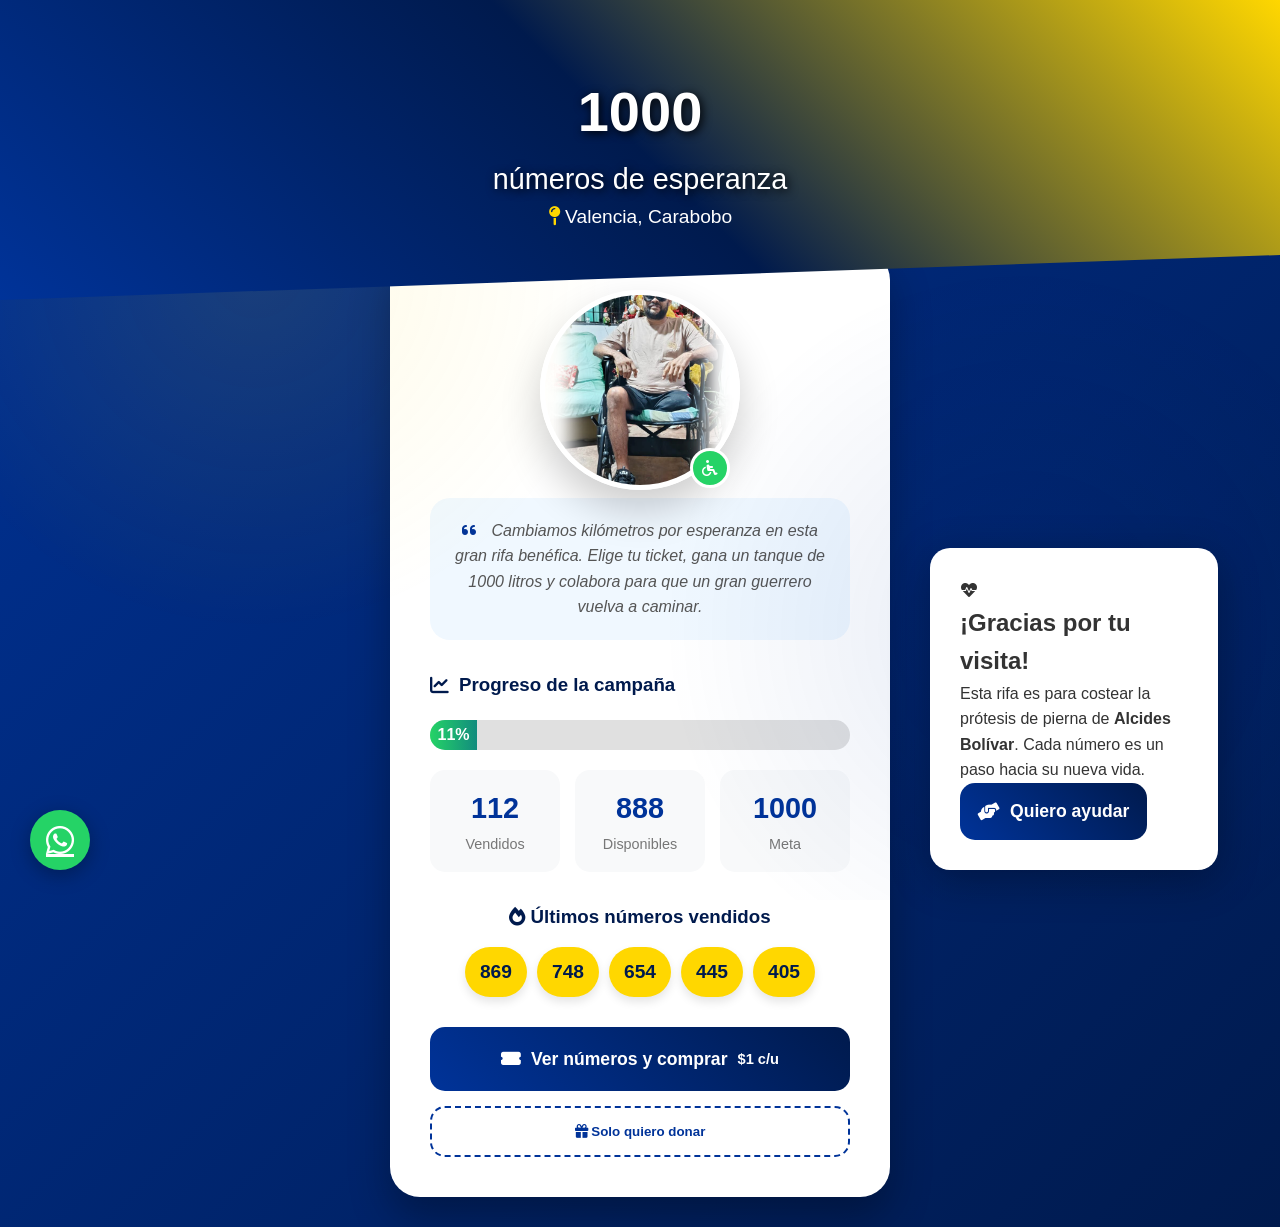
<file: index.html>
<!DOCTYPE html>
<html lang="es">
<head>
    <meta charset="UTF-8">
    <meta name="viewport" content="width=device-width, initial-scale=1.0">
    <title>Un Paso por la Vida - Ayúdanos a Caminar</title>
    <!-- Fuentes modernas -->
    <link href="https://api.fontshare.com/v2/css?f[]=clash-display@400,500,600,700&f[]=inter@400,500,600,700,800&display=swap" rel="stylesheet">
    <!-- Font Awesome -->
    <link rel="stylesheet" href="https://cdnjs.cloudflare.com/ajax/libs/font-awesome/6.0.0-beta3/css/all.min.css">
    <!-- CSS principal -->
    <link rel="stylesheet" href="style.css">
</head>
<body>
    <!-- MODAL DE BIENVENIDA EN ESQUINA -->
    <div id="bienvenida-modal" class="modal-esquina">
        <div class="tarjeta-mensaje glass-effect">
            <div class="icono-corazon">
                <i class="fas fa-heart-pulse"></i>
            </div>
            <h2>¡Gracias por tu visita!</h2>
            <p>Esta rifa es para costear la prótesis de pierna de <strong>Alcides Bolívar</strong>. Cada número es un paso hacia su nueva vida.</p>
            <button class="btn-principal" onclick="cerrarBienvenida()">
                <i class="fas fa-hands-helping"></i> Quiero ayudar
            </button>
        </div>
    </div>

    <!-- HEADER -->
    <header class="inicio-header">
        <div class="header-content">
            <h1 class="titulo-gigante">1000<span> números de esperanza</span></h1>
            <p class="ubicacion"><i class="fas fa-map-pin"></i> Valencia, Carabobo</p>
        </div>
    </header>

    <main class="contenedor-inicio glass-card">
        <!-- SECCIÓN DE FOTO -->
        <section class="seccion-foto">
            <div class="foto-wrapper">
                <img src="img/beneficiario.png" alt="Alcides Bolívar" class="foto-principal">
                <div class="foto-badge">
                    <i class="fas fa-wheelchair"></i>
                </div>
            </div>
            <div class="historia">
                <p class="historia-texto">
                    <i class="fas fa-quote-left"></i>
                    Cambiamos kilómetros por esperanza en esta gran rifa benéfica. Elige tu ticket, gana un tanque de 1000 litros y colabora para que un gran guerrero vuelva a caminar.
                </p>
            </div>
        </section>

        <!-- BARRA DE PROGRESO -->
        <section class="meta-progreso">
            <h3 class="meta-titulo">
                <i class="fas fa-chart-line"></i> Progreso de la campaña
            </h3>
            <div class="barra-fondo">
                <div class="barra-llena" id="barra-progreso" style="width: 0%;">0%</div>
            </div>
            <div class="estadisticas-grid">
                <div class="stat-card">
                    <span class="stat-numero" id="vendidos-num">0</span>
                    <span class="stat-label">Vendidos</span>
                </div>
                <div class="stat-card">
                    <span class="stat-numero" id="faltan-num">1000</span>
                    <span class="stat-label">Disponibles</span>
                </div>
                <div class="stat-card">
                    <span class="stat-numero">1000</span>
                    <span class="stat-label">Meta</span>
                </div>
            </div>
        </section>

        <!-- ÚLTIMOS NÚMEROS VENDIDOS (NUEVO) -->
        <section class="ultimos-vendidos">
            <h3><i class="fas fa-fire"></i> Últimos números vendidos</h3>
            <div id="lista-ultimos" class="ultimos-grid"></div>
        </section>

        <!-- BOTONES -->
        <section class="acciones-grid">
            <a href="rifa.html" class="btn-principal btn-grande">
                <i class="fas fa-ticket-alt"></i>
                <span>Ver números y comprar</span>
                <small>$1 c/u</small>
            </a>
            <button class="btn-secundario" onclick="abrirDonar()">
                <i class="fas fa-gift"></i>
                <span>Solo quiero donar</span>
            </button>
        </section>
    </main>

    <!-- MODAL DE DONACIÓN -->
    <div id="modal-donar" class="modal-estructura" style="display: none;">
        <div class="capa-oscura" onclick="cerrarDonar()"></div>
        <div class="tarjeta-mensaje glass-effect">
            <h3><i class="fas fa-hand-holding-heart"></i> Datos para donar</h3>
            <div class="datos-banco">
                <div class="banco-item">
                    <i class="fas fa-university"></i>
                    <div>
                        <strong>PAGO MÓVIL</strong>
                        <p>Banco BNC BANCO NACIONAL DEL CREDITO (0191)</p>
                    </div>
                </div>
                <div class="banco-item">
                    <i class="fas fa-id-card"></i>
                    <div>
                        <strong>Cédula</strong>
                        <p>V-15.994.903</p>
                    </div>
                </div>
                <div class="banco-item">
                    <i class="fas fa-phone-alt"></i>
                    <div>
                        <strong>Teléfono</strong>
                        <p>0412-8433443</p>
                    </div>
                </div>
            </div>
            <button class="btn-cerrar" onclick="cerrarDonar()">
                <i class="fas fa-arrow-left"></i> Regresar
            </button>
        </div>
    </div>

    <!-- BOTÓN FLOTANTE DE WHATSAPP -->
    <a href="https://wa.me/584122415696?text=Hola%2C%20tengo%20una%20consulta%20sobre%20la%20rifa" 
       class="whatsapp-float" target="_blank">
        <i class="fab fa-whatsapp"></i>
    </a>

    <!-- Script de inicio -->
    <script src="script-inicio.js"></script>
</body>
</html>
</file>
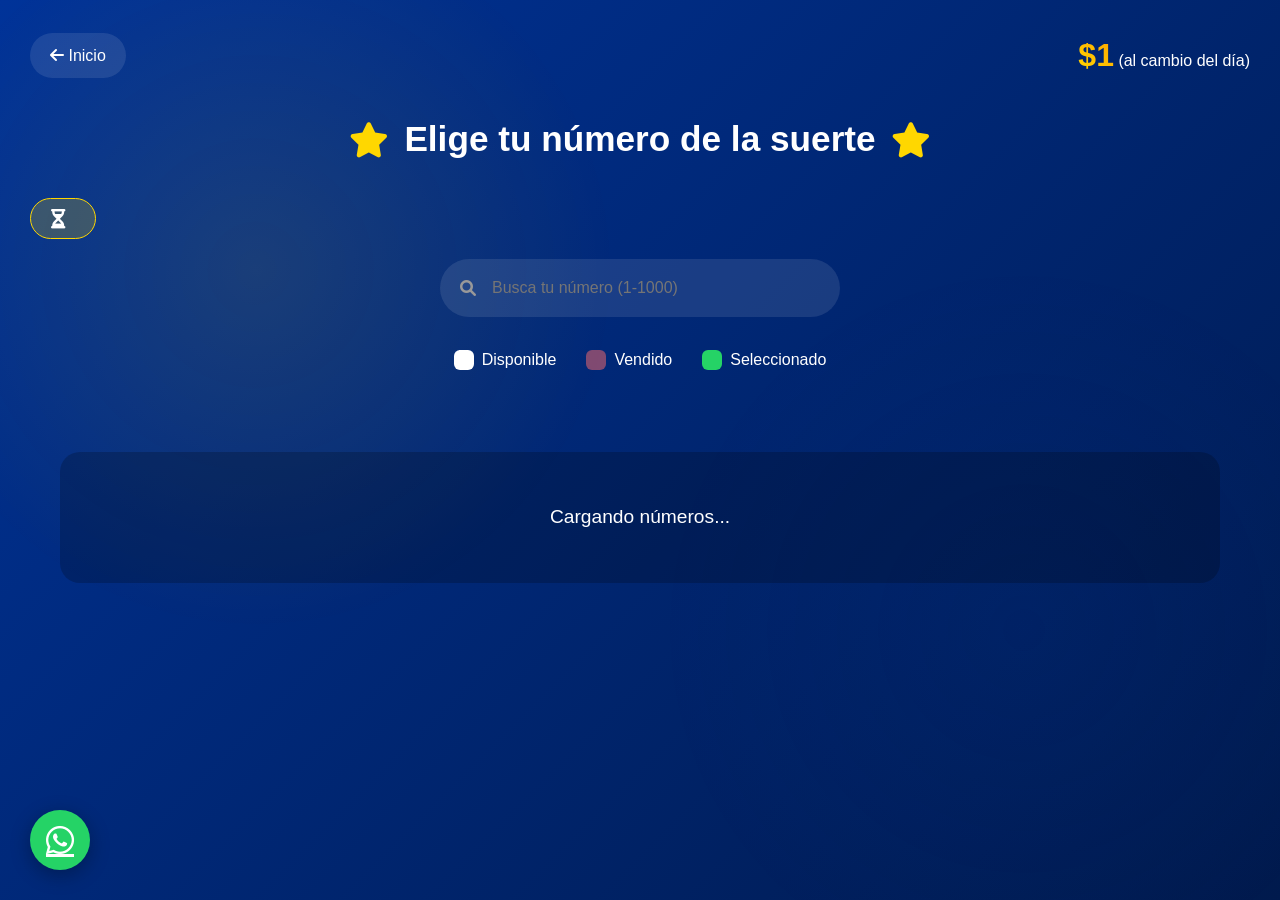
<file: rifa.html>
<!DOCTYPE html>
<html lang="es">
<head>
    <meta charset="UTF-8">
    <meta name="viewport" content="width=device-width, initial-scale=1.0">
    <title>Rifa Solidaria - Elige tu número</title>
    <!-- Fuentes modernas -->
    <link href="https://api.fontshare.com/v2/css?f[]=clash-display@400,500,600,700&f[]=inter@400,500,600,700,800&display=swap" rel="stylesheet">
    <!-- Font Awesome -->
    <link rel="stylesheet" href="https://cdnjs.cloudflare.com/ajax/libs/font-awesome/6.0.0-beta3/css/all.min.css">
    <!-- CSS principal -->
    <link rel="stylesheet" href="style.css">
</head>
<body class="pagina-rifa">
    <header class="rifa-header">
        <div class="header-top">
            <a href="index.html" class="btn-volver">
                <i class="fas fa-arrow-left"></i> Inicio
            </a>
            <div class="precio-destacado">
                <span class="precio-dolar">$1</span>
                <span class="precio-bsf">(al cambio del día)</span>
            </div>
        </div>
        
        <h1 class="rifa-titulo">
            <i class="fas fa-star"></i>
            Elige tu número de la suerte
            <i class="fas fa-star"></i>
        </h1>

        <!-- CONTADOR REGRESIVO (NUEVO) -->
        <div class="contador-wrapper">
            <i class="fas fa-hourglass-half"></i>
            <span id="contador"></span>
        </div>
        
        <div class="buscador-wrapper">
            <i class="fas fa-search"></i>
            <input type="number" id="buscador" placeholder="Busca tu número (1-1000)" min="1" max="1000">
        </div>
        
        <div class="estado-leyendas">
            <div class="leyenda">
                <span class="cuadro disponible"></span>
                <span>Disponible</span>
            </div>
            <div class="leyenda">
                <span class="cuadro vendido"></span>
                <span>Vendido</span>
            </div>
            <div class="leyenda">
                <span class="cuadro seleccionado"></span>
                <span>Seleccionado</span>
            </div>
        </div>
    </header>

    <main>
        <!-- Contenedor donde se generarán los números -->
        <div id="contenedor-rifa" class="numeros-grid">
            <!-- Mensaje de carga (NUEVO) -->
            <div id="cargando" class="cargando">Cargando números...</div>
        </div>

        <!-- Modal de pago (mejorado con botón copiar y mensaje especial) -->
        <div id="capa-pago" class="modal-estructura oculto">
            <div class="capa-oscura" onclick="cerrarPago()"></div>
            <div class="tarjeta-mensaje glass-effect pago-card">
                <div class="pago-header">
                    <i class="fas fa-check-circle"></i>
                    <h3>Número seleccionado</h3>
                    <div class="numero-seleccionado-grande" id="num-pago">0</div>
                    <p id="mensaje-especial" class="mensaje-especial"></p> <!-- Mensaje especial -->
                </div>
                
                <div class="detalles-banco">
                    <h4><i class="fas fa-university"></i> Datos de pago</h4>
                    <div class="banco-grid">
                        <div class="banco-row">
                            <span>Banco:</span>
                            <strong>0102 (Venezuela)</strong>
                        </div>
                        <div class="banco-row">
                            <span>Cédula:</span>
                            <strong>V-12.345.678</strong>
                        </div>
                        <div class="banco-row">
                            <span>Teléfono:</span>
                            <strong>0412-2415696</strong>
                        </div>
                        <div class="banco-row total">
                            <span>Monto:</span>
                            <strong>$1 (cambio del día)</strong>
                        </div>
                    </div>
                    <!-- Botón copiar datos (NUEVO) -->
                    <button class="btn-copiar" onclick="copiarDatos()">
                        <i class="fas fa-copy"></i> Copiar datos
                    </button>
                </div>
                
                <div class="pago-acciones">
                    <button class="btn-principal" onclick="irAWhatsapp()">
                        <i class="fab fa-whatsapp"></i> Ya pagué, enviar comprobante
                    </button>
                    <button class="btn-secundario" onclick="cerrarPago()">
                        Elegir otro número
                    </button>
                </div>
            </div>
        </div>
    </main>

    <!-- BOTÓN FLOTANTE DE WHATSAPP -->
    <a href="https://wa.me/584122415696?text=Hola%2C%20tengo%20una%20consulta%20sobre%20la%20rifa" 
       class="whatsapp-float" target="_blank">
        <i class="fab fa-whatsapp"></i>
    </a>

    <!-- Script de la rifa -->
    <script src="script.js"></script>
</body>
</html>
</file>
<file: style.css>
:root {
    --primary: #003399;        /* Azul Rey */
    --secondary: #001a4d;       /* Azul Marino */
    --accent: #FFD700;          /* Amarillo */
    --success: #25d366;
    --danger: #ff6b6b;
    --dark: #001a4d;
    --light: #f0f8ff;
}

* {
    margin: 0;
    padding: 0;
    box-sizing: border-box;
}

body {
    font-family: 'Inter', sans-serif;
    background: linear-gradient(135deg, #003399 0%, #001a4d 100%);
    min-height: 100vh;
    color: #333;
    line-height: 1.6;
    position: relative;
    overflow-x: hidden;
}

/* Fondo con partículas/brillos (NUEVO) */
body::before {
    content: '';
    position: fixed;
    top: 0; left: 0; width: 100%; height: 100%;
    background: radial-gradient(circle at 20% 30%, rgba(255,215,0,0.1) 0%, transparent 30%),
                radial-gradient(circle at 80% 70%, rgba(0,51,153,0.1) 0%, transparent 30%);
    pointer-events: none;
    z-index: 0;
}

/* ===== MODAL ESQUINA ===== */
.modal-esquina {
    position: fixed;
    bottom: 30px;
    right: 30px;
    z-index: 10000;
    animation: slideInRight 0.5s ease;
}

.modal-esquina .tarjeta-mensaje {
    max-width: 320px;
    background: white;
    padding: 30px;
    border-radius: 20px;
    box-shadow: 0 10px 40px rgba(0,0,0,0.3);
}

@keyframes slideInRight {
    from { transform: translateX(100%); opacity: 0; }
    to { transform: translateX(0); opacity: 1; }
}

/* ===== HEADER INICIO ===== */
.inicio-header {
    height: 300px;
    display: flex;
    align-items: center;
    justify-content: center;
    text-align: center;
    background: linear-gradient(45deg, #003399, #001a4d, #FFD700);
    clip-path: polygon(0 0, 100% 0, 100% 85%, 0 100%);
}

.header-content {
    color: white;
}

.titulo-gigante {
    font-family: 'Clash Display', sans-serif;
    font-size: 3.5rem;
    font-weight: 700;
    text-shadow: 2px 2px 10px black;
}

.titulo-gigante span {
    display: block;
    font-size: 1.8rem;
    font-weight: 400;
}

.ubicacion {
    font-size: 1.2rem;
}

.ubicacion i {
    color: #FFD700;
}

/* ===== CONTENEDOR INICIO ===== */
.contenedor-inicio {
    max-width: 500px;
    margin: -50px auto 30px;
    background: white;
    padding: 40px;
    border-radius: 30px;
    box-shadow: 0 20px 40px rgba(0,0,0,0.3);
}

/* ===== FOTO ===== */
.seccion-foto {
    text-align: center;
    margin-bottom: 30px;
}

.foto-wrapper {
    position: relative;
    display: inline-block;
}

.foto-principal {
    width: 200px;
    height: 200px;
    border-radius: 50%;
    object-fit: cover;
    border: 5px solid white;
    box-shadow: 0 20px 40px rgba(0,0,0,0.2);
}

.foto-badge {
    position: absolute;
    bottom: 10px;
    right: 10px;
    background: #25d366;
    color: white;
    width: 40px;
    height: 40px;
    border-radius: 50%;
    display: flex;
    align-items: center;
    justify-content: center;
    border: 3px solid white;
}

.historia-texto {
    background: #f0f8ff;
    padding: 20px;
    border-radius: 20px;
    font-style: italic;
    color: #555;
}

.historia-texto i {
    color: #003399;
    margin-right: 10px;
}

/* ===== BARRA DE PROGRESO ===== */
.meta-progreso {
    margin: 30px 0;
}

.meta-titulo {
    font-family: 'Clash Display', sans-serif;
    color: #001a4d;
    margin-bottom: 20px;
    display: flex;
    align-items: center;
    gap: 10px;
}

.barra-fondo {
    height: 30px;
    background: #e0e0e0;
    border-radius: 50px;
    overflow: hidden;
    margin-bottom: 20px;
}

.barra-llena {
    height: 100%;
    background: linear-gradient(90deg, #25d366, #128C7E);
    color: white;
    display: flex;
    align-items: center;
    justify-content: center;
    font-weight: bold;
    transition: width 1s ease;
}

.estadisticas-grid {
    display: grid;
    grid-template-columns: repeat(3, 1fr);
    gap: 15px;
}

.stat-card {
    background: #f8f9fa;
    padding: 15px;
    border-radius: 15px;
    text-align: center;
}

.stat-numero {
    display: block;
    font-family: 'Clash Display', sans-serif;
    font-size: 1.8rem;
    font-weight: 700;
    color: #003399;
}

.stat-label {
    font-size: 0.9rem;
    color: #777;
}

/* ===== ÚLTIMOS VENDIDOS (NUEVO) ===== */
.ultimos-vendidos {
    margin: 30px 0;
    text-align: center;
}
.ultimos-vendidos h3 {
    font-family: 'Clash Display', sans-serif;
    color: #001a4d;
    margin-bottom: 15px;
}
.ultimos-grid {
    display: flex;
    gap: 10px;
    flex-wrap: wrap;
    justify-content: center;
}
.ultimo-numero {
    background: #FFD700;
    color: #001a4d;
    font-weight: bold;
    padding: 10px 15px;
    border-radius: 50px;
    font-size: 1.2rem;
    box-shadow: 0 5px 10px rgba(0,0,0,0.1);
}

/* ===== BOTONES ===== */
.acciones-grid {
    display: grid;
    gap: 15px;
    margin-top: 30px;
}

.btn-principal {
    background: linear-gradient(45deg, #003399, #001a4d);
    color: white;
    border: none;
    padding: 18px;
    border-radius: 15px;
    font-family: 'Clash Display', sans-serif;
    font-weight: 600;
    font-size: 1.1rem;
    cursor: pointer;
    display: flex;
    align-items: center;
    justify-content: center;
    gap: 10px;
    text-decoration: none;
    transition: all 0.3s ease;
}

.btn-principal:hover {
    transform: translateY(-3px);
    box-shadow: 0 10px 30px rgba(0,51,153,0.4);
}

.btn-secundario {
    background: transparent;
    border: 2px dashed #003399;
    color: #003399;
    padding: 16px;
    border-radius: 15px;
    font-weight: 600;
    cursor: pointer;
    transition: all 0.3s ease;
}

.btn-secundario:hover {
    background: #003399;
    color: white;
}

/* ===== PÁGINA RIFA ===== */
.pagina-rifa {
    color: white;
}

.rifa-header {
    padding: 30px;
    position: relative;
    z-index: 10;
}

.header-top {
    display: flex;
    justify-content: space-between;
    align-items: center;
    margin-bottom: 30px;
}

.btn-volver {
    color: white;
    text-decoration: none;
    padding: 10px 20px;
    background: rgba(255,255,255,0.1);
    border-radius: 50px;
}

.precio-dolar {
    font-family: 'Clash Display', sans-serif;
    font-size: 2rem;
    font-weight: 700;
    background: linear-gradient(45deg, #FFD700, #FFA500);
    -webkit-background-clip: text;
    -webkit-text-fill-color: transparent;
}

.rifa-titulo {
    font-family: 'Clash Display', sans-serif;
    font-size: 2.2rem;
    text-align: center;
    margin: 20px 0;
    display: flex;
    align-items: center;
    justify-content: center;
    gap: 15px;
}

.rifa-titulo i {
    color: #FFD700;
}

/* ===== CONTADOR REGRESIVO (NUEVO) ===== */
.contador-wrapper {
    background: rgba(255,215,0,0.2);
    padding: 10px 20px;
    border-radius: 50px;
    display: inline-flex;
    align-items: center;
    gap: 10px;
    margin: 10px auto 20px;
    font-weight: bold;
    font-size: 1.2rem;
    border: 1px solid #FFD700;
    width: fit-content;
}

/* ===== BUSCADOR ===== */
.buscador-wrapper {
    position: relative;
    max-width: 400px;
    margin: 0 auto;
}

.buscador-wrapper i {
    position: absolute;
    left: 20px;
    top: 50%;
    transform: translateY(-50%);
    color: #999;
}

#buscador {
    width: 100%;
    padding: 18px 18px 18px 50px;
    border: none;
    border-radius: 50px;
    background: rgba(255,255,255,0.1);
    color: white;
    font-size: 1rem;
    border: 2px solid transparent;
}

#buscador:focus {
    outline: none;
    border-color: #25d366;
}

/* ===== LEYENDAS ===== */
.estado-leyendas {
    display: flex;
    justify-content: center;
    gap: 30px;
    margin: 30px 0;
}

.leyenda {
    display: flex;
    align-items: center;
    gap: 8px;
}

.cuadro {
    width: 20px;
    height: 20px;
    border-radius: 6px;
}

.cuadro.disponible {
    background: white;
}

.cuadro.vendido {
    background: #ff6b6b;
    opacity: 0.5;
}

.cuadro.seleccionado {
    background: #25d366;
}

/* ===== GRID DE NÚMEROS ===== */
.numeros-grid {
    display: grid;
    grid-template-columns: repeat(auto-fill, minmax(80px, 1fr));
    gap: 15px;
    padding: 20px;
    max-width: 1200px;
    margin: 0 auto;
    position: relative;
    z-index: 5;
}

/* Animación de entrada para los números (NUEVO) */
@keyframes fadeInScale {
    from { opacity: 0; transform: scale(0.8); }
    to { opacity: 1; transform: scale(1); }
}

.numero {
    aspect-ratio: 1;
    background: rgba(255,255,255,0.1);
    border: 2px solid rgba(255,255,255,0.2);
    border-radius: 15px;
    display: flex;
    align-items: center;
    justify-content: center;
    font-size: 1.4rem;
    font-weight: 700;
    font-family: 'Clash Display', sans-serif;
    color: white;
    cursor: pointer;
    transition: all 0.3s;
    animation: fadeInScale 0.3s ease forwards;
    animation-delay: calc(var(--i) * 0.002s); /* Retraso según índice */
    opacity: 0; /* Inicia invisible, la animación lo revela */
}

.numero:hover {
    transform: scale(1.05);
    border-color: #25d366;
    box-shadow: 0 10px 30px rgba(37,211,102,0.3);
}

.numero.vendido {
    background: rgba(255,107,107,0.3);
    border-color: rgba(255,107,107,0.5);
    color: rgba(255,255,255,0.5);
    cursor: not-allowed;
}

.numero.vendido:hover {
    transform: none;
    border-color: rgba(255,107,107,0.5);
    box-shadow: none;
}

.numero.seleccionado {
    background: #25d366;
    border-color: white;
    box-shadow: 0 0 30px #25d366;
    animation: pulse 1s infinite; /* Brillo pulsante (NUEVO) */
}

@keyframes pulse {
    0% { box-shadow: 0 0 30px #25d366; }
    50% { box-shadow: 0 0 50px #25d366; }
    100% { box-shadow: 0 0 30px #25d366; }
}

/* Mensaje de carga (NUEVO) */
.cargando {
    grid-column: 1 / -1;
    text-align: center;
    padding: 50px;
    font-size: 1.2rem;
    color: white;
    background: rgba(0,0,0,0.2);
    border-radius: 20px;
}

/* ===== MODAL DE PAGO ===== */
.modal-estructura {
    position: fixed;
    top: 0;
    left: 0;
    width: 100%;
    height: 100%;
    display: flex;
    align-items: center;
    justify-content: center;
    z-index: 10000;
}

.oculto {
    display: none !important;
}

.capa-oscura {
    position: absolute;
    width: 100%;
    height: 100%;
    background: rgba(0,0,0,0.7);
    backdrop-filter: blur(5px);
}

.tarjeta-mensaje {
    position: relative;
    background: white;
    padding: 40px;
    border-radius: 30px;
    max-width: 400px;
    width: 90%;
    color: #333;
    z-index: 10001;
}

.pago-header {
    text-align: center;
    margin-bottom: 20px;
}

.pago-header i {
    font-size: 4rem;
    color: #25d366;
}

.numero-seleccionado-grande {
    font-family: 'Clash Display', sans-serif;
    font-size: 5rem;
    font-weight: 800;
    background: linear-gradient(45deg, #003399, #001a4d);
    -webkit-background-clip: text;
    -webkit-text-fill-color: transparent;
    line-height: 1;
}

.mensaje-especial {
    font-size: 1rem;
    color: #FFD700;
    font-weight: bold;
    margin-top: 5px;
    text-shadow: 0 0 5px rgba(255,215,0,0.5);
}

.detalles-banco {
    background: #f8f9fa;
    border-radius: 20px;
    padding: 20px;
    margin: 20px 0;
}

.detalles-banco h4 {
    color: #001a4d;
    margin-bottom: 15px;
    display: flex;
    align-items: center;
    gap: 10px;
}

.banco-grid {
    display: grid;
    gap: 12px;
}

.banco-row {
    display: flex;
    justify-content: space-between;
    align-items: center;
    padding: 8px 0;
    border-bottom: 1px solid #e0e0e0;
}

.banco-row.total {
    border-bottom: none;
    border-top: 2px solid #003399;
    margin-top: 10px;
    padding-top: 15px;
    font-weight: bold;
}

/* Botón copiar datos (NUEVO) */
.btn-copiar {
    background: #003399;
    color: white;
    border: none;
    padding: 12px;
    border-radius: 10px;
    width: 100%;
    margin-top: 15px;
    cursor: pointer;
    font-weight: 600;
    transition: background 0.3s;
}
.btn-copiar:hover {
    background: #001a4d;
}

.pago-acciones {
    display: grid;
    gap: 10px;
}

/* ===== BOTÓN FLOTANTE WHATSAPP (NUEVO) ===== */
.whatsapp-float {
    position: fixed;
    bottom: 30px;
    left: 30px;
    background: #25d366;
    color: white;
    width: 60px;
    height: 60px;
    border-radius: 50%;
    display: flex;
    align-items: center;
    justify-content: center;
    font-size: 2rem;
    box-shadow: 0 5px 20px rgba(0,0,0,0.3);
    z-index: 9999;
    transition: transform 0.3s;
}
.whatsapp-float:hover {
    transform: scale(1.1);
}

/* ===== RESPONSIVE ===== */
@media (max-width: 768px) {
    .titulo-gigante {
        font-size: 2.5rem;
    }
    .titulo-gigante span {
        font-size: 1.3rem;
    }
    .rifa-titulo {
        font-size: 1.8rem;
    }
    .numeros-grid {
        grid-template-columns: repeat(auto-fill, minmax(70px, 1fr));
        gap: 10px;
        padding: 15px;
    }
    .modal-esquina {
        bottom: 20px;
        right: 20px;
        left: 20px;
    }
    .modal-esquina .tarjeta-mensaje {
        max-width: 100%;
    }
    .whatsapp-float {
        bottom: 20px;
        left: 20px;
        width: 50px;
        height: 50px;
        font-size: 1.8rem;
    }
    .contador-wrapper {
        font-size: 1rem;
        padding: 8px 16px;
    }
}
</file>
